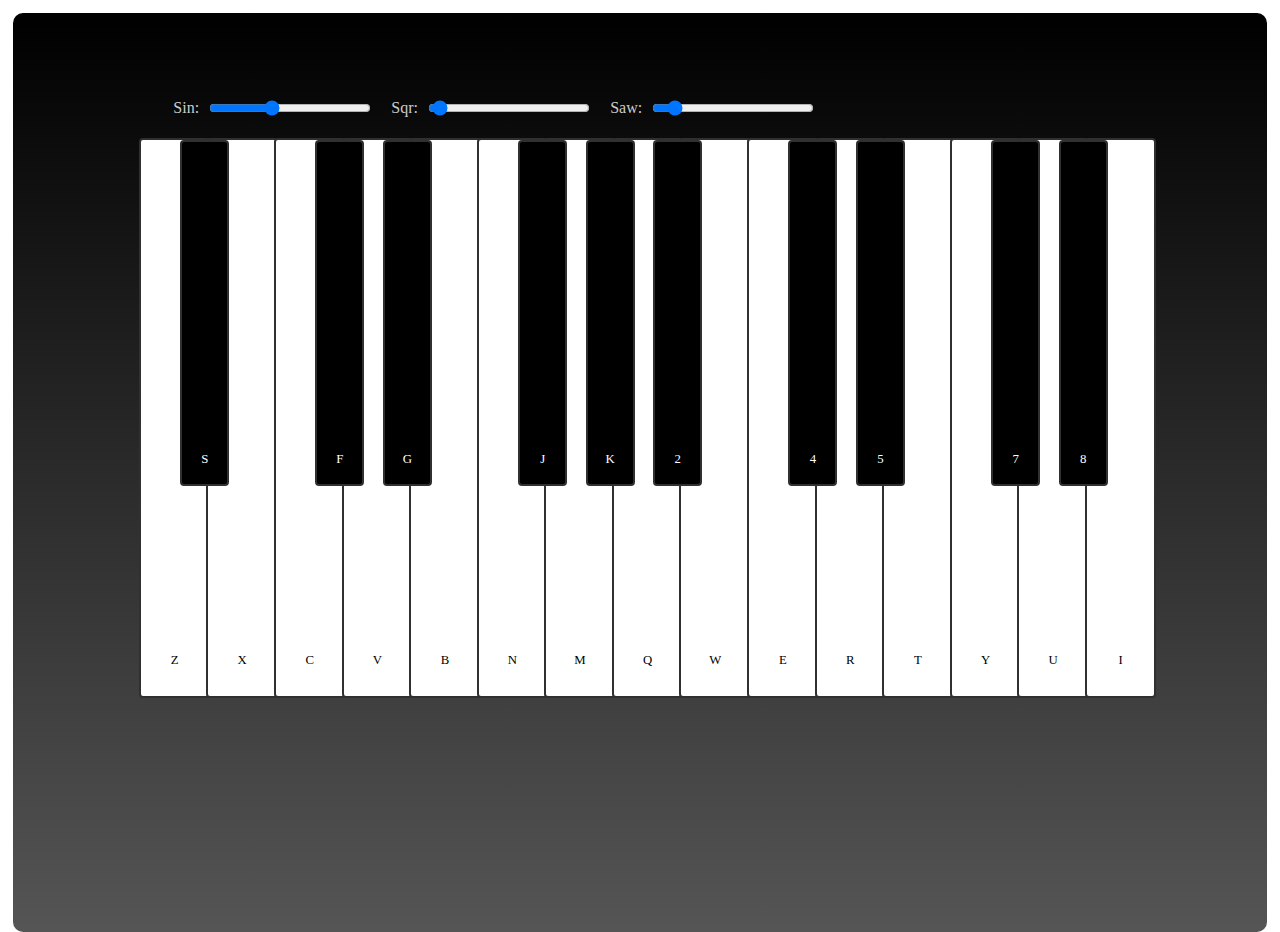
<file: index.html>
<!DOCTYPE html>
<html>
	<head>
		<meta charset="utf-8" />
		<title>JavaScript synthesizer</title>
		<link rel="stylesheet" media="all" href="synth.css" />
	</head>
	<body>
		<script src="base64.js"></script>
		<script src="octet_stream.js"></script>
		<script src="wav.js"></script>
		<script src="simple_audio.js"></script>
		<script src="realtime_audio.js"></script>
		<script src="sound.js"></script>
		<script src="synthesizer.js"></script>
		<script>
		window.onload = function ()
		{
			var synth = new Synthesizer(
				(window.screen.width > 800) ? 22050 : 8000,
				document.getElementsByTagName("body")[0]
			);
		}
		</script>
	</body>
</html>
</file>
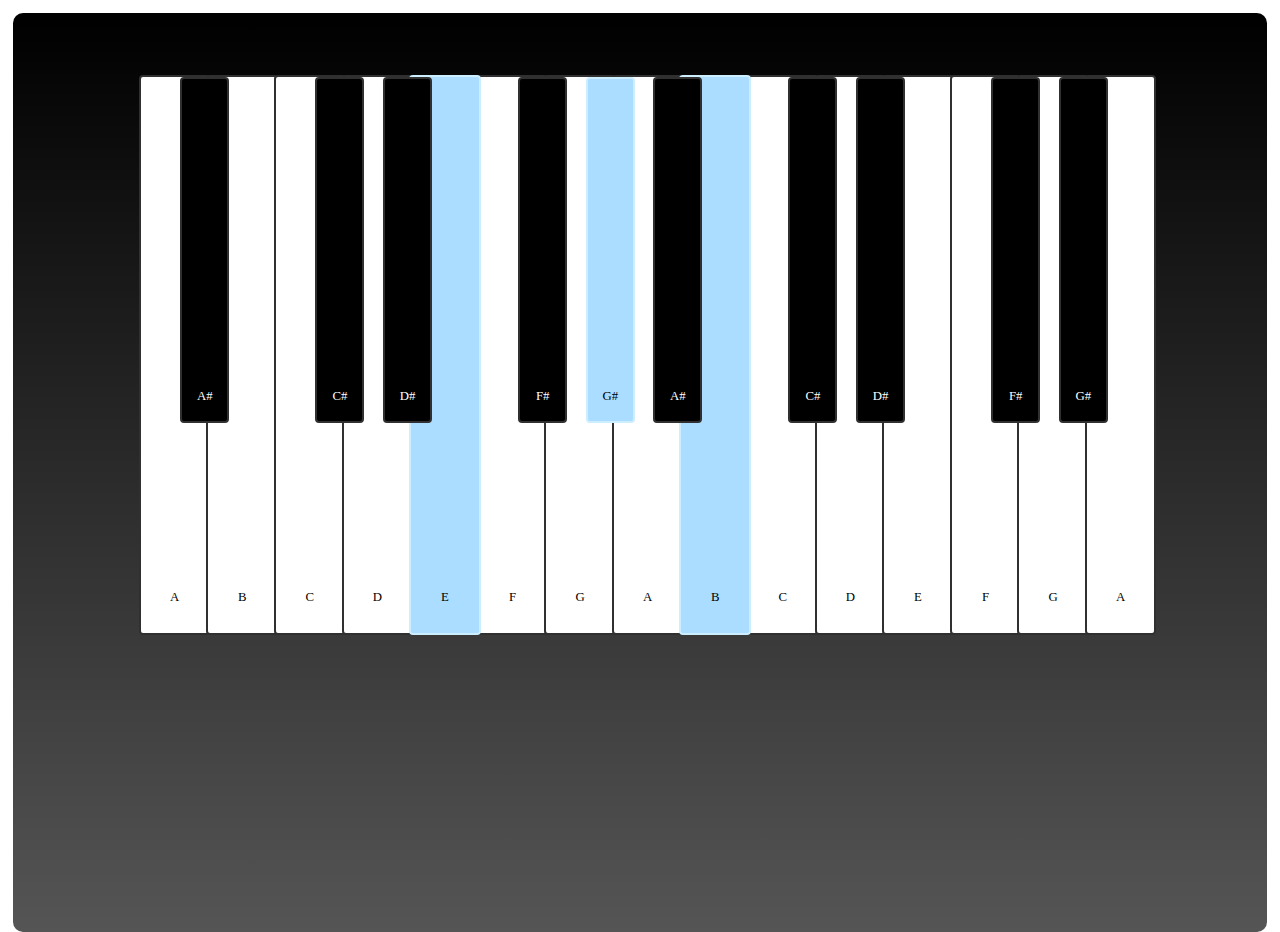
<file: keyboard.html>
<!DOCTYPE html>
<html>
	<head>
		<title>Keyboard display test in E major</title>
		<link rel="stylesheet" media="all" href="synth.css" /> 
	</head>
	<body>
		<div class="keyboard">
			<div class="white key"><p>A</p></div>
			<div class="black key"><p>A#</p></div>
			<div class="white key"><p>B</p></div>
			<div class="white key"><p>C</p></div>
			<div class="black key"><p>C#</p></div>
			<div class="white key"><p>D</p></div>
			<div class="black key"><p>D#</p></div>
			<div class="pressed white key"><p>E</p></div>
			<div class="white key"><p>F</p></div>
			<div class="black key"><p>F#</p></div>
			<div class="white key"><p>G</p></div>
			<div class="pressed black key"><p>G#</p></div>
			<div class="white key"><p>A</p></div>
			<div class="black key"><p>A#</p></div>
			<div class="pressed white key"><p>B</p></div>
			<div class="white key"><p>C</p></div>
			<div class="black key"><p>C#</p></div>
			<div class="white key"><p>D</p></div>
			<div class="black key"><p>D#</p></div>
			<div class="white key"><p>E</p></div>
			<div class="white key"><p>F</p></div>
			<div class="black key"><p>F#</p></div>
			<div class="white key"><p>G</p></div>
			<div class="black key"><p>G#</p></div>
			<div class="white key"><p>A</p></div>
		</div>
	</body>
</html>
</file>
<file: synth.css>
@media screen
{
	html, body
	{
		width: 100%;
		height: 100%;
		margin: 0px;
		padding: 0px;
	}

	div.keyboard
	{
		/* Frame of the keyboard. */
		height: 95%;
		margin: 1%;
		padding: 5% 0% 0% 10%;
		border-radius: 10px; /* Nice rounded corner. */
		background-color: black; /* That's for browsers not supporting gradients. */

		/* Now look at this messs. */
		background: -webkit-gradient(linear, left top, left bottom, from(#000), to(#555));
		background: -webkit-linear-gradient(#000, #555);
		background: -o-linear-gradient(#000, #555);
		background: -moz-linear-gradient(100% 100% 90deg, #555, #000);
	}

	div.keyboard form
	{
		margin: 2%;
	}
	div.keyboard label
	{
		color: #ccc;
		padding: 10px;
	}
	div.keyboard input
	{
		margin: 0px 10px 0px 0;
		width: 15%;
		height: 10px;
		color: #ccc;
		background: #111;
		-webkit-transition: all 0.2s ease-out;
		-o-transition: all 0.2s ease-out;
		-mozilla-transition: all 0.2s ease-out;
		-ms-transition: all 0.2s ease-out;
	}
	div.keyboard input:disabled
	{
		opacity: 0.1;
	}

	div.key
	{
		/* Common properties of keys. */
		position: relative;
		float: left;
		margin: -2px;
		padding: 0px;
		border: solid 2px #303030;
		border-radius: 4px;
	}

	div.key p
	{
		/* Caption of the key should be displayed at the bottom. */
		position: absolute;
		width: 100%;
		bottom: 5%;
		margin: 0px;
		padding: 0px;
		font-size: 80%;
		text-align: center;
	}

	div.white.key
	{
		width: 6%;
		height: 65%;
		z-index: 1;
		background: white;
		color: black;
	}

	div.black.key
	{
		width: 4%;
		height: 40%;
		margin: 0px -2.5% 0px -2.5%;
		z-index: 3;
		background: black;
		color: white;
	}

/*/ div.key:hover, /* This is just for debugging. */
	div.pressed.key
	{
		border-color: #cef;
		background: #adf;
		color: black;
	}
	div.pressed.white.key
	{
		z-index: 2;
	}
	div.pressed.black.key
	{
		z-index: 4;
	}
}
@media screen and (max-width: 700px)
{
	div.key p
	{
		display: none;
	}
}
</file>
